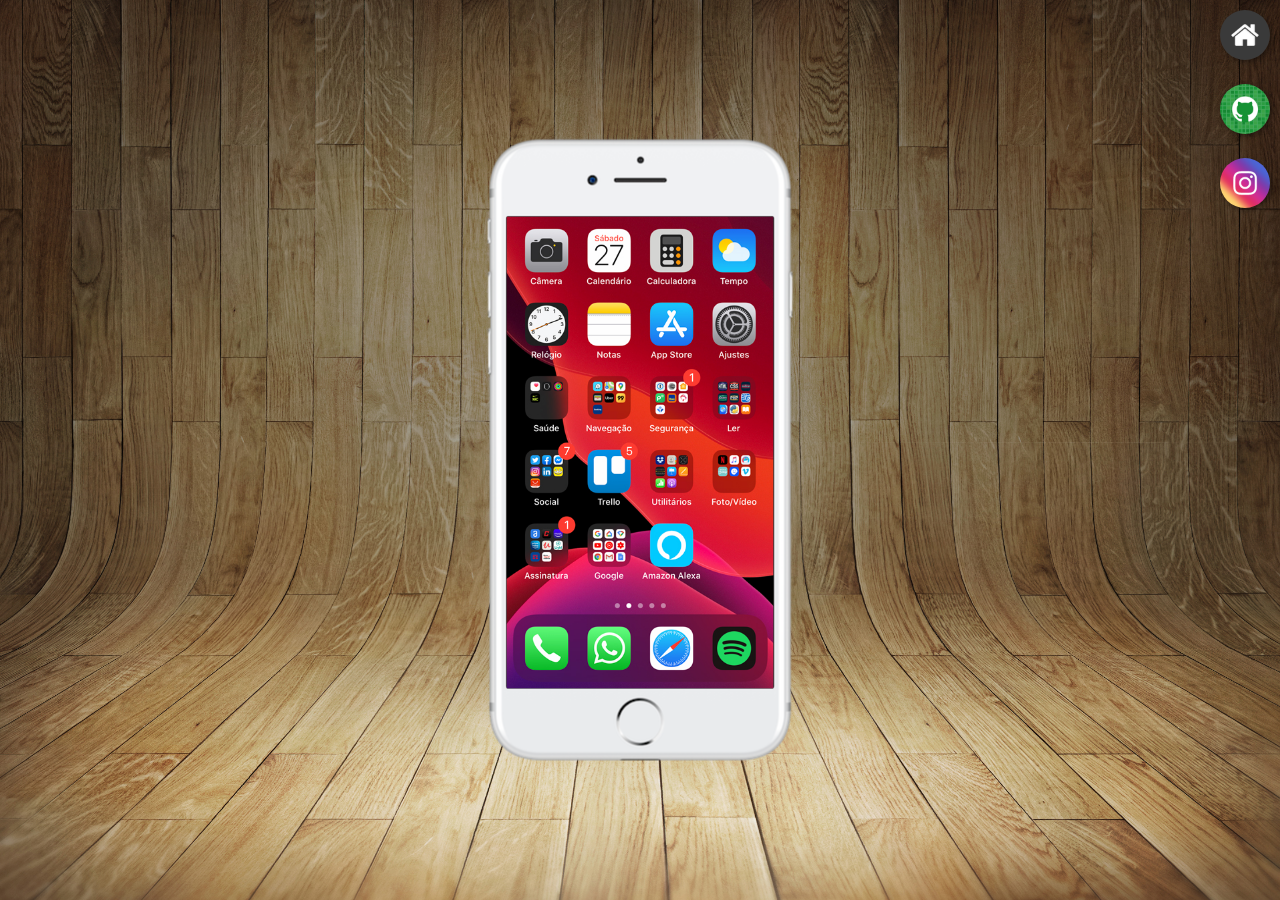
<file: index.html>
<!DOCTYPE html>
<html lang="pt-br">
<head>
    <meta charset="UTF-8">
    <meta http-equiv="X-UA-Compatible" content="IE=edge">
    <meta name="viewport" content="width=device-width, initial-scale=1.0">
    <link rel="shortcut icon" href="favicon.ico" type="image/x-icon">
    <link rel="stylesheet" href="estilos/style.css">
    <title>Projeto Redes Sociais</title>
</head>
<body>
    <main>
        <section id="celular">
            <iframe src="home.html" name="tela" id="tela" frameborder="0">Seu navegador não é compatível com isso.</iframe>
        </section>
        <section id="redes">
            <a href="#" target="tela"><img src="imagens/logo-home.jpg" alt="Home"></a><br>
            <a href="github.html" target="tela"><img src="imagens/logo-github.jpg" alt="GitHub"></a><br>
            <a href="instagram.html" target="tela"><img src="imagens/logo-instagram.jpg" alt="Instagram"></a>
        </section>
    </main>
</body>
</html>
</file>
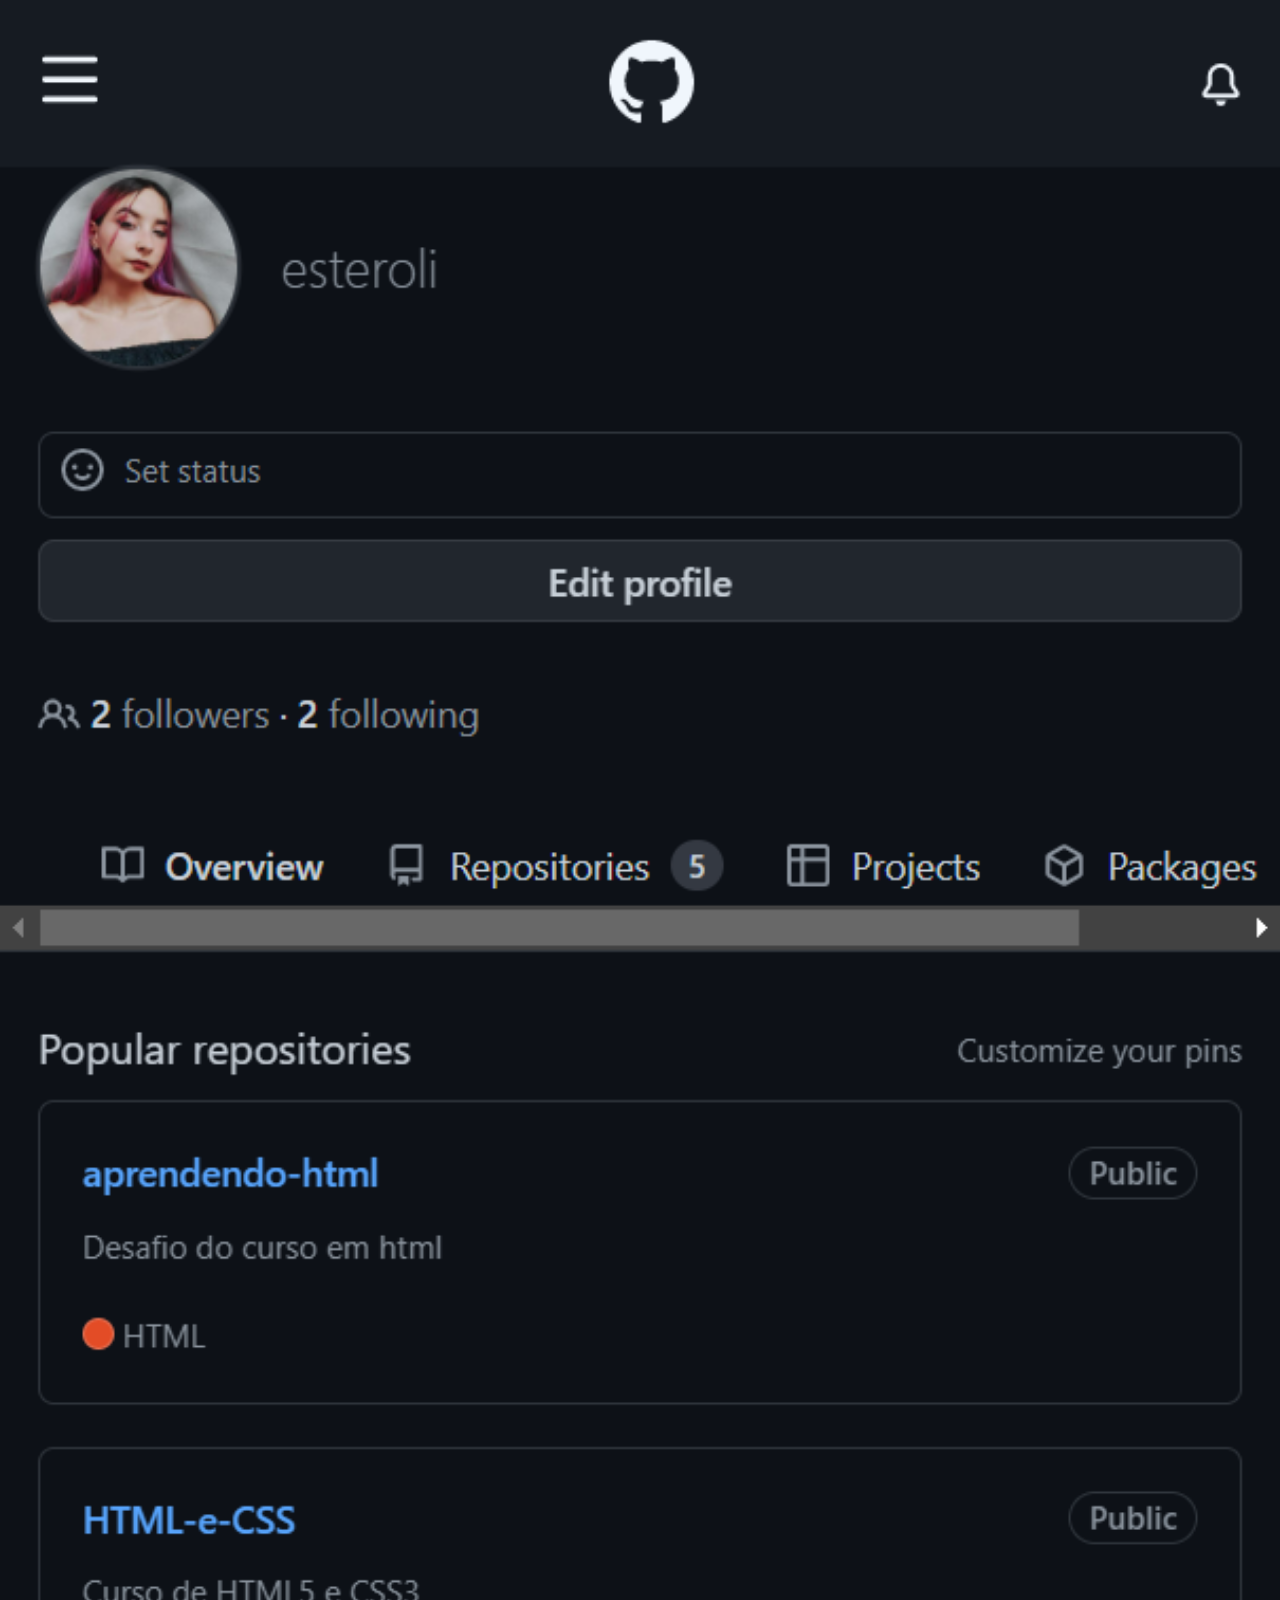
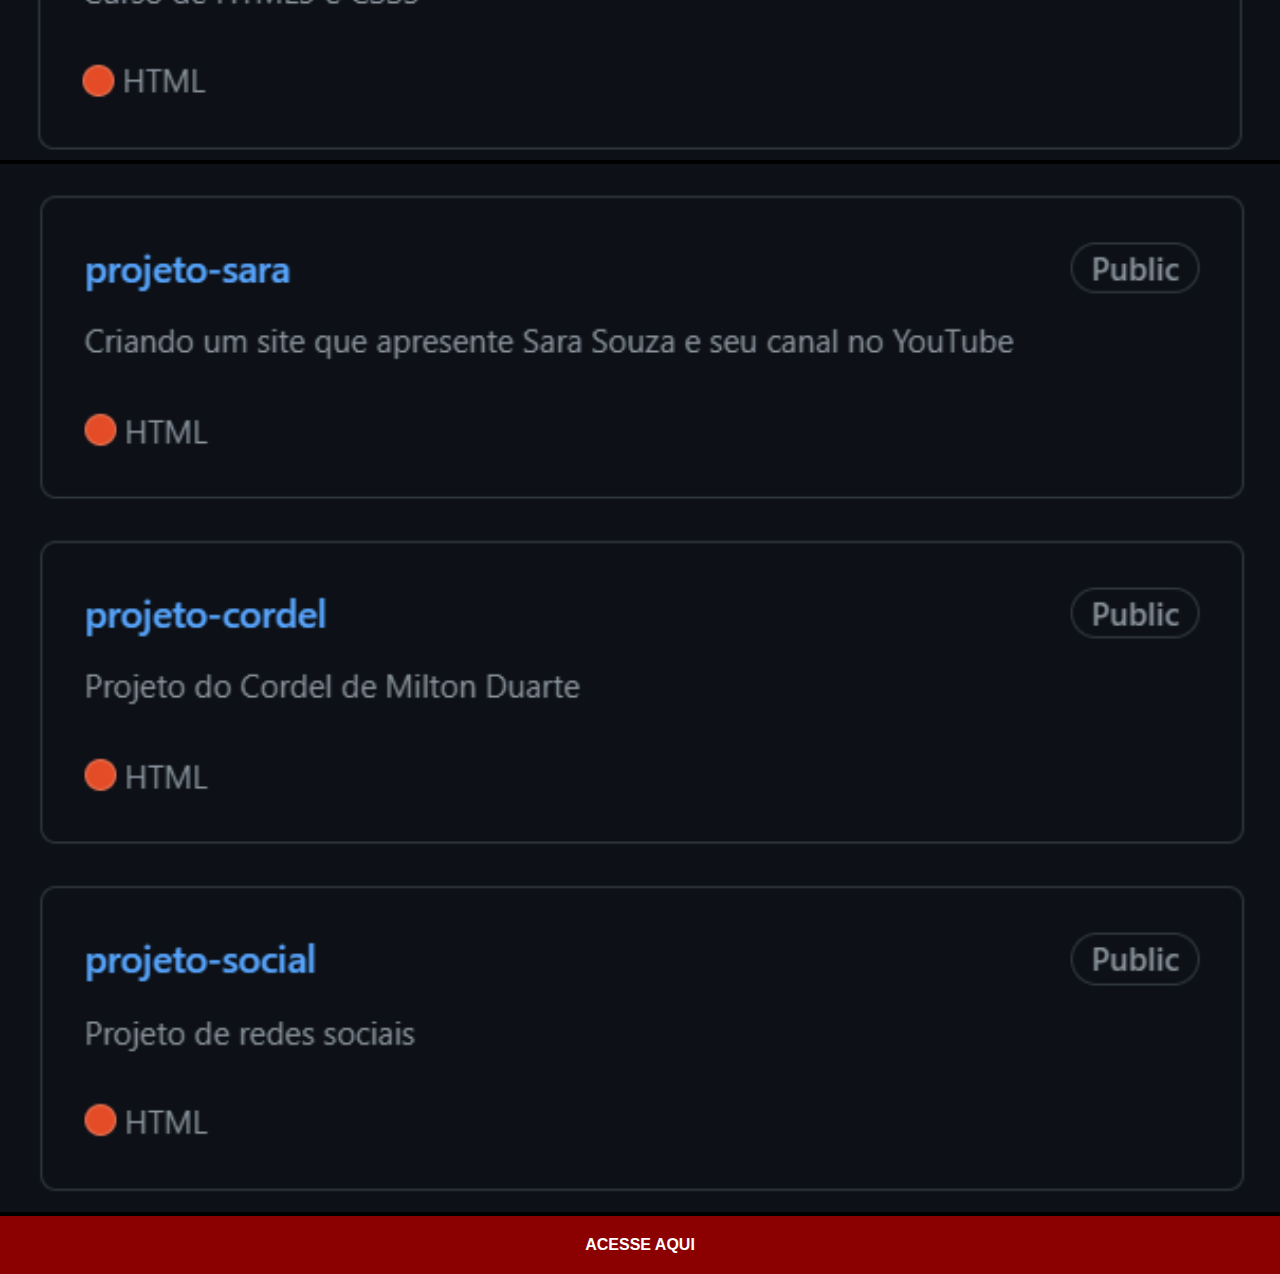
<file: github.html>
<!DOCTYPE html>
<html lang="pt-br">
<head>
    <meta charset="UTF-8">
    <meta http-equiv="X-UA-Compatible" content="IE=edge">
    <meta name="viewport" content="width=device-width, initial-scale=1.0">
    <link rel="stylesheet" href="estilos/redes.css">
    <title>GitHub</title>
</head>
<body>
    <img src="imagens/github1.png" alt="GitHub">
    <img src="imagens/github2.png" alt="GitHub">
    <a href="https://github.com/esteroli" target="_blank">ACESSE AQUI</a>
</body>
</html>
</file>
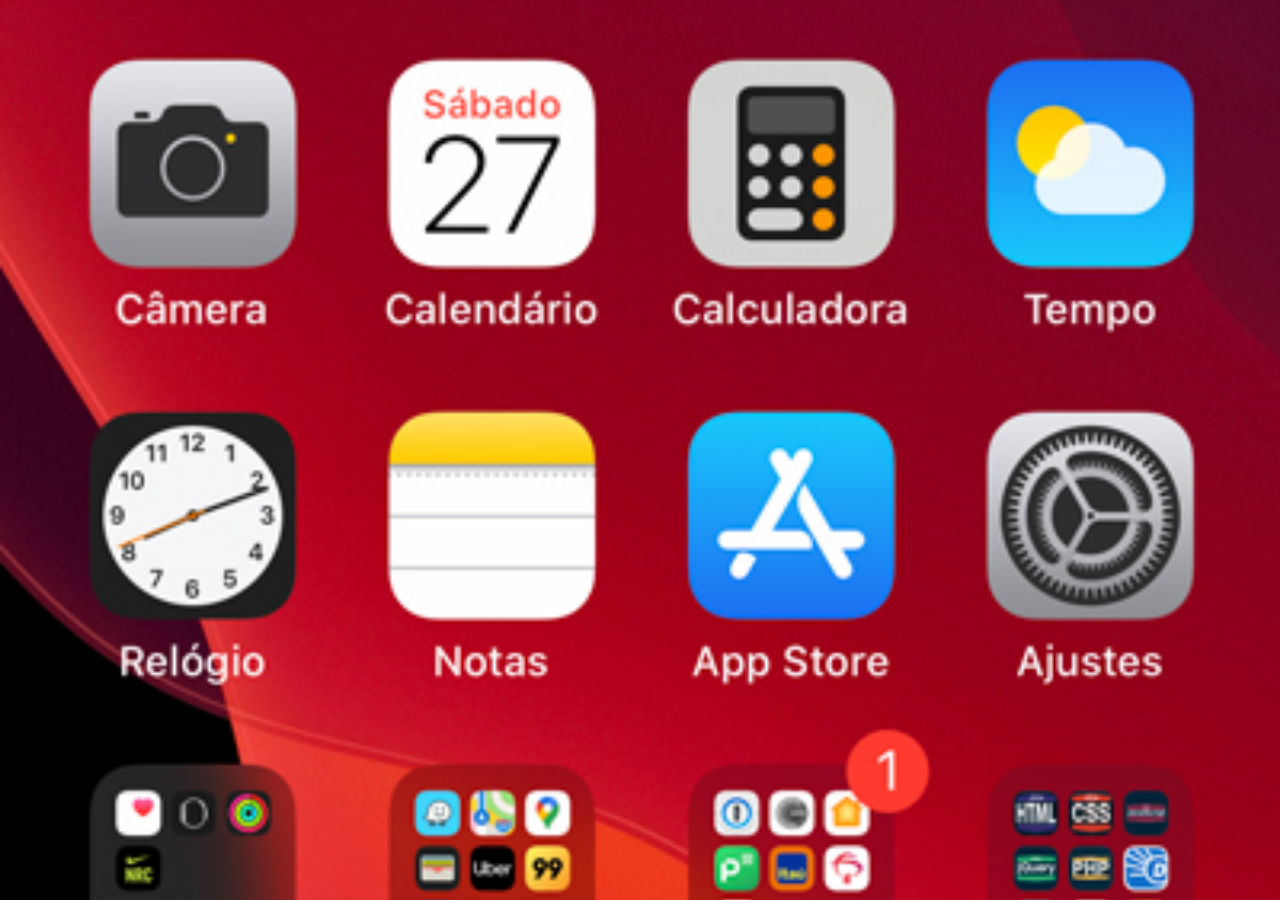
<file: home.html>
<!DOCTYPE html>
<html lang="pt-br">
<head>
    <meta charset="UTF-8">
    <meta http-equiv="X-UA-Compatible" content="IE=edge">
    <meta name="viewport" content="width=device-width, initial-scale=1.0">
    <title>Home</title>
    <style>
        * {
            margin: 0px;
            padding: 0px;
        }

        body {
            width: 100vw;
            height: 100vh;
            background: black url(imagens/tela-home.jpg) no-repeat top center;
            background-size: cover;
        }
    </style>
</head>
<body>
    
</body>
</html>
</file>
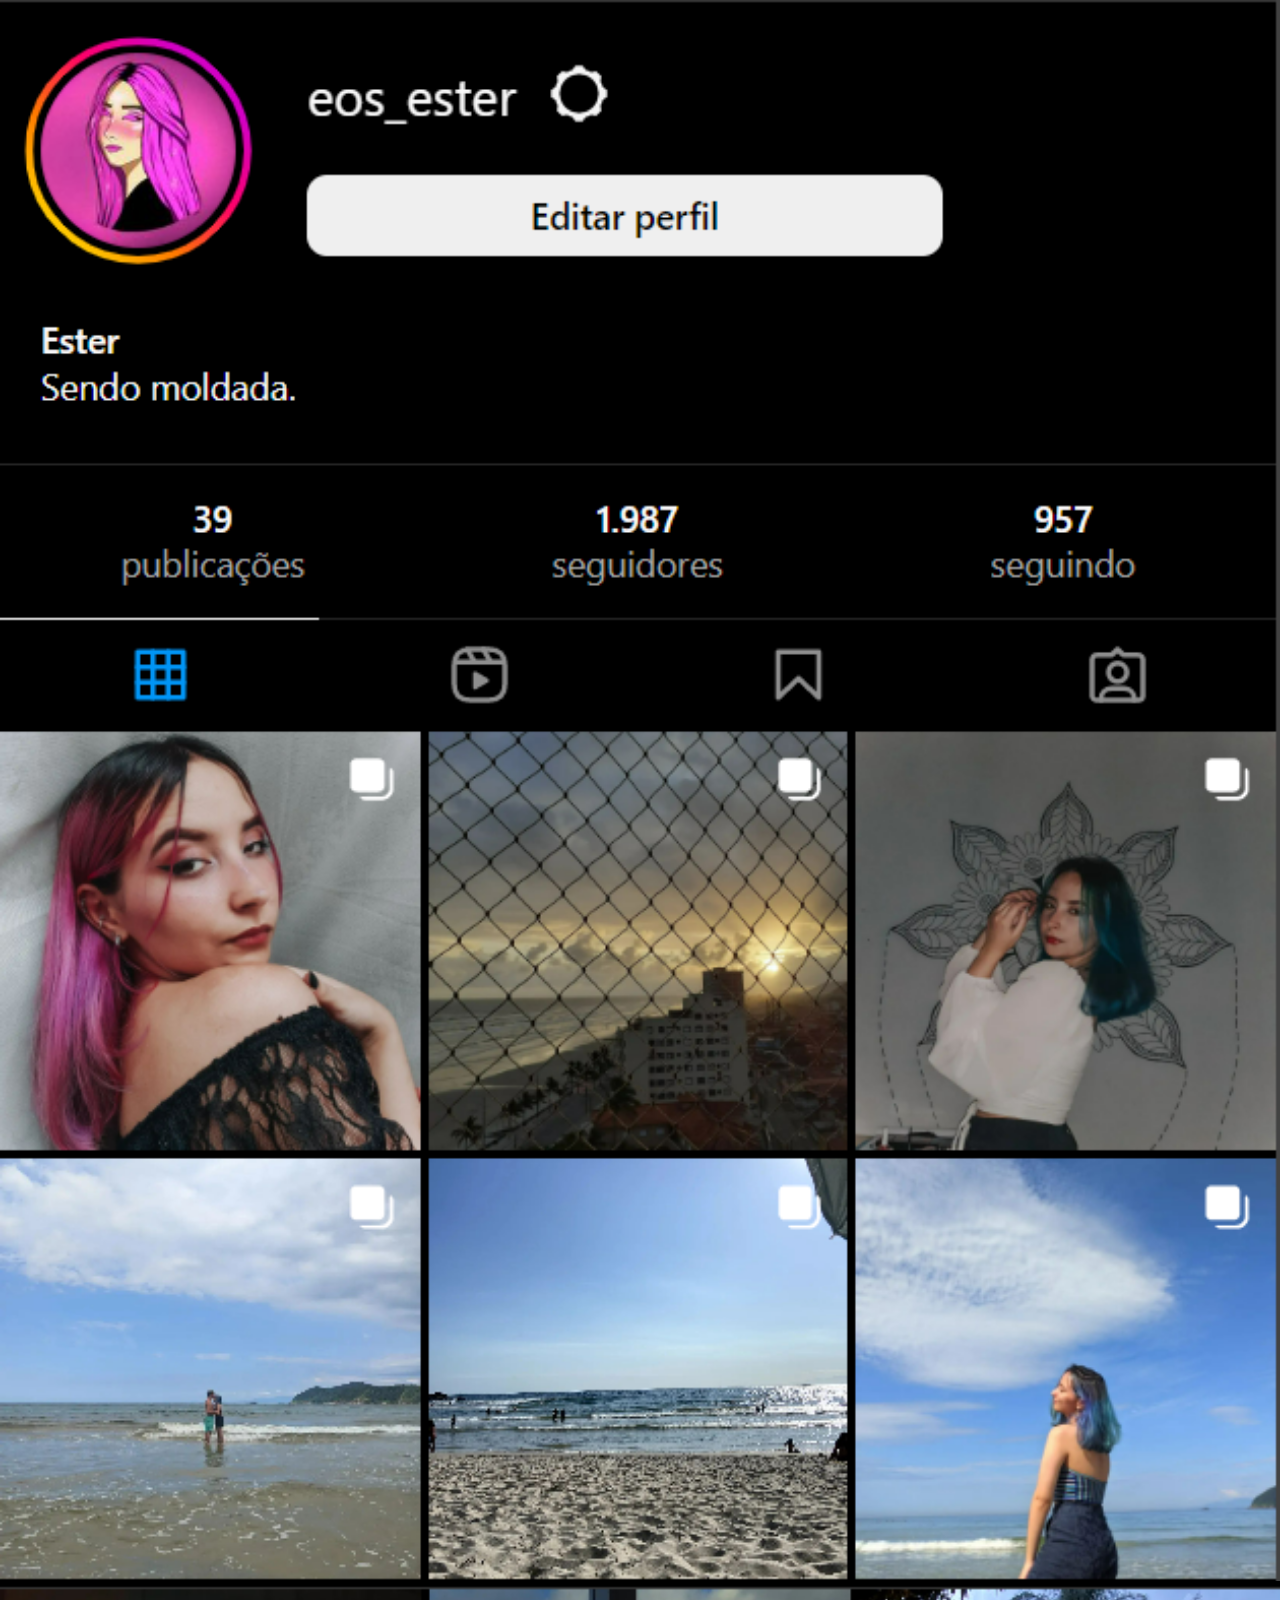
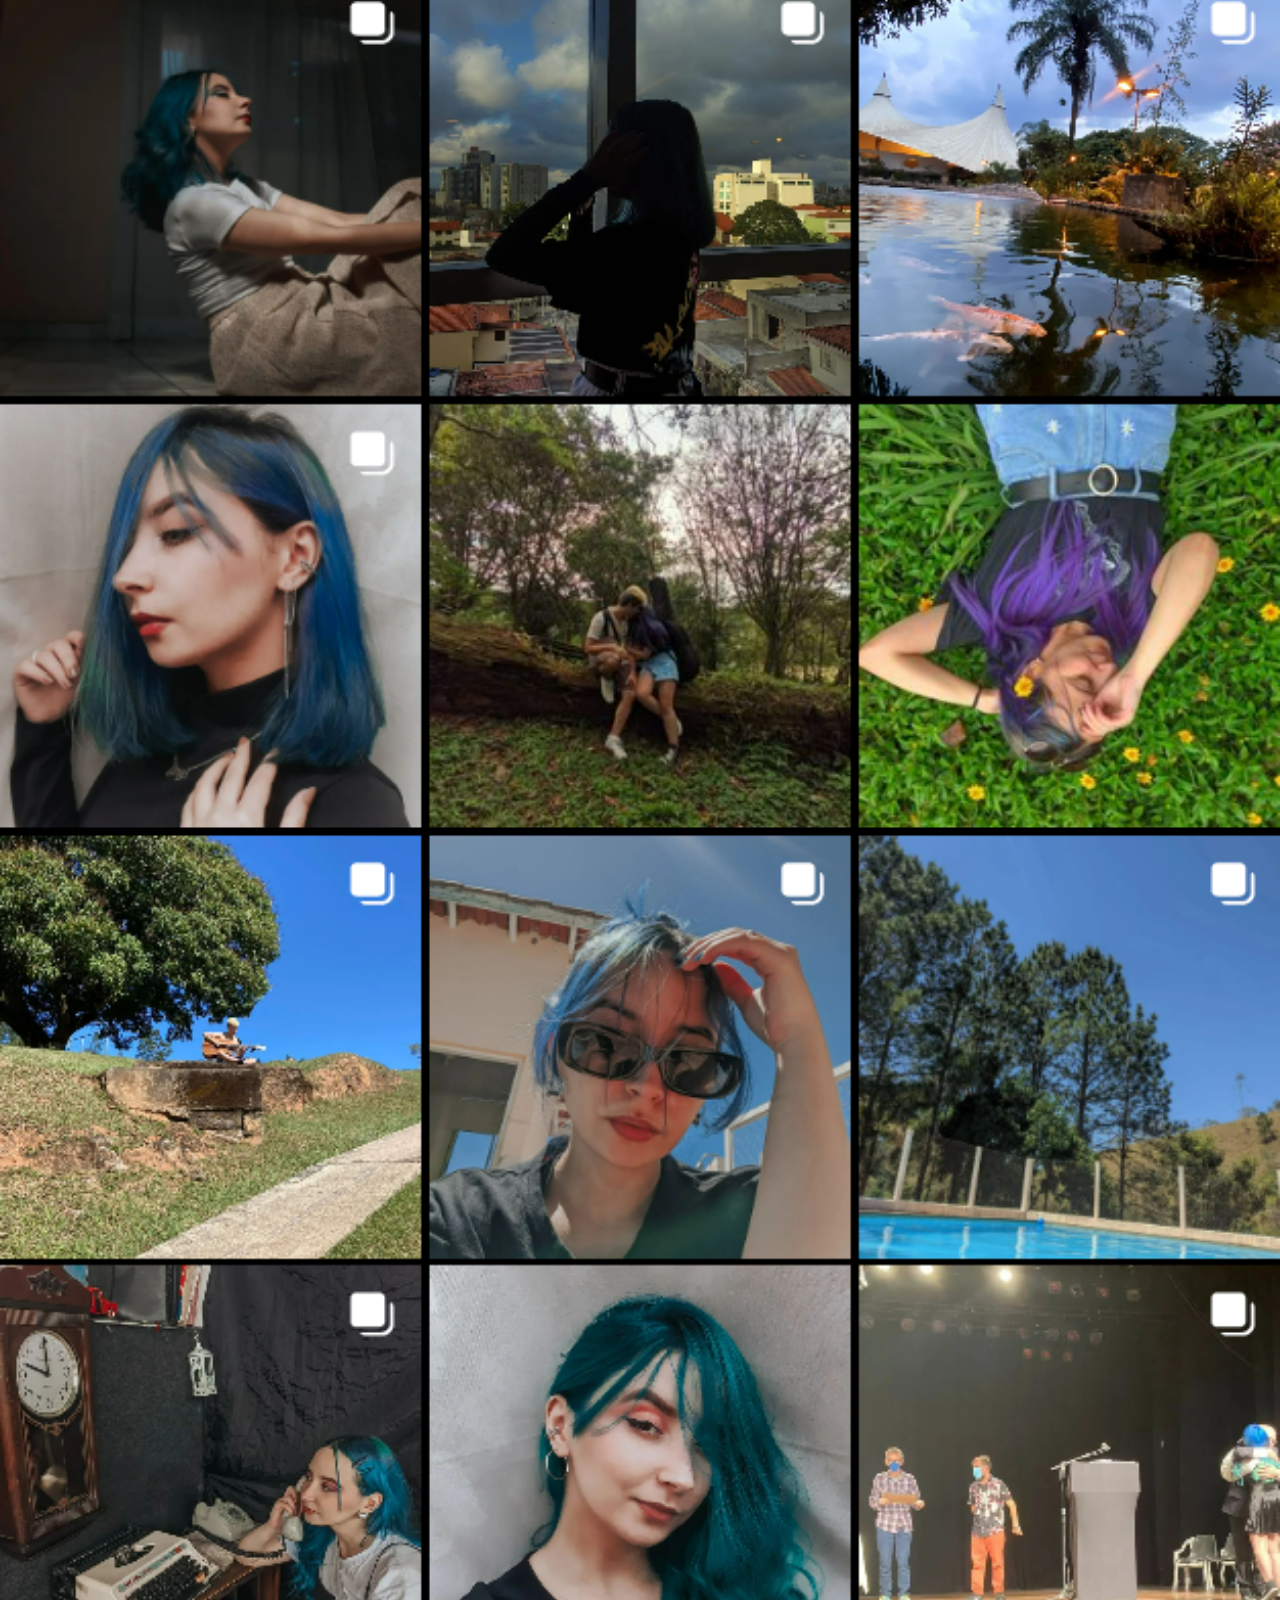
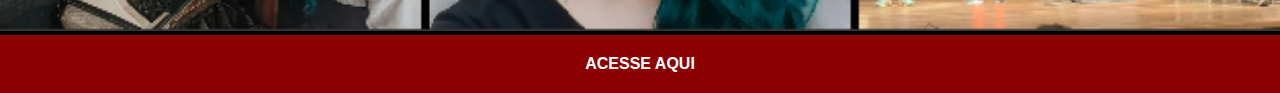
<file: instagram.html>
<!DOCTYPE html>
<html lang="pt-br">
<head>
    <meta charset="UTF-8">
    <meta http-equiv="X-UA-Compatible" content="IE=edge">
    <meta name="viewport" content="width=device-width, initial-scale=1.0">
    <link rel="stylesheet" href="estilos/redes.css">
    <title>Instagram</title>
</head>
<body>
    <img src="imagens/insta1.png" alt="Instagram">
    <img src="imagens/insta2.png" alt="Instagram">
    <a href="https://www.instagram.com/eos_ester/" target="_blank">ACESSE AQUI</a>
</body>
</html>
</file>
<file: estilos/style.css>
@charset "UTF-8";

* {
    margin: 0px;
    padding: 0px;
    font-family: Arial, Helvetica, sans-serif;
}

html, body {
    height: 100vh;
    width: 100vw;
    background-color: black;
}

body {
    background: url(../imagens/fundo-madeira.jpg) no-repeat top center;
    background-size: cover;
    background-attachment: fixed;
}

main {
    height: 100vh;
    position: relative;
}

section#celular {
    height: 627px;
    width: 311px;
    position: absolute;
    top: 50%;
    left: 50%;
    transform: translate(-50%, -50%);
    background: url(../imagens/frame-iphone.png) no-repeat;
}

iframe#tela {
    position: relative;
    top: 80px;
    left: 22px;
    width: 267px;
    height: 472px;
}

section#redes {
    text-align: right;
}

section#redes img {
    width: 50px;
    margin: 10px;
    border-radius: 50%;
    box-shadow: 2px 2px 5px rgba(0, 0, 0, 0.400);
    box-sizing: border-box;
}

section#redes img:hover {
    border: 2px solid rgba(252, 243, 243, 0.556);
    box-shadow: 5px 5px 10px rgba(0, 0, 0, 0.615);
    transform: translate(-3px, -3px);
}
</file>
<file: estilos/redes.css>
@charset "UTF-8";

* {
    padding: 0px;
    margin: 0px;
}

body {
    background-color: black;
    font-family: Arial, Helvetica, sans-serif;
}

::-webkit-scrollbar {
    width: 0px;
    height: 0px;
}

img {
    width: 100vw;
}

a {
    display: block;
    background-color: darkred;
    color: white;
    padding: 20px;
    text-align: center;
    font-weight: bolder;
    text-decoration: none;
}

a:hover {
    background-color: red;
    color: white;
    text-decoration: underline;
}
</file>
